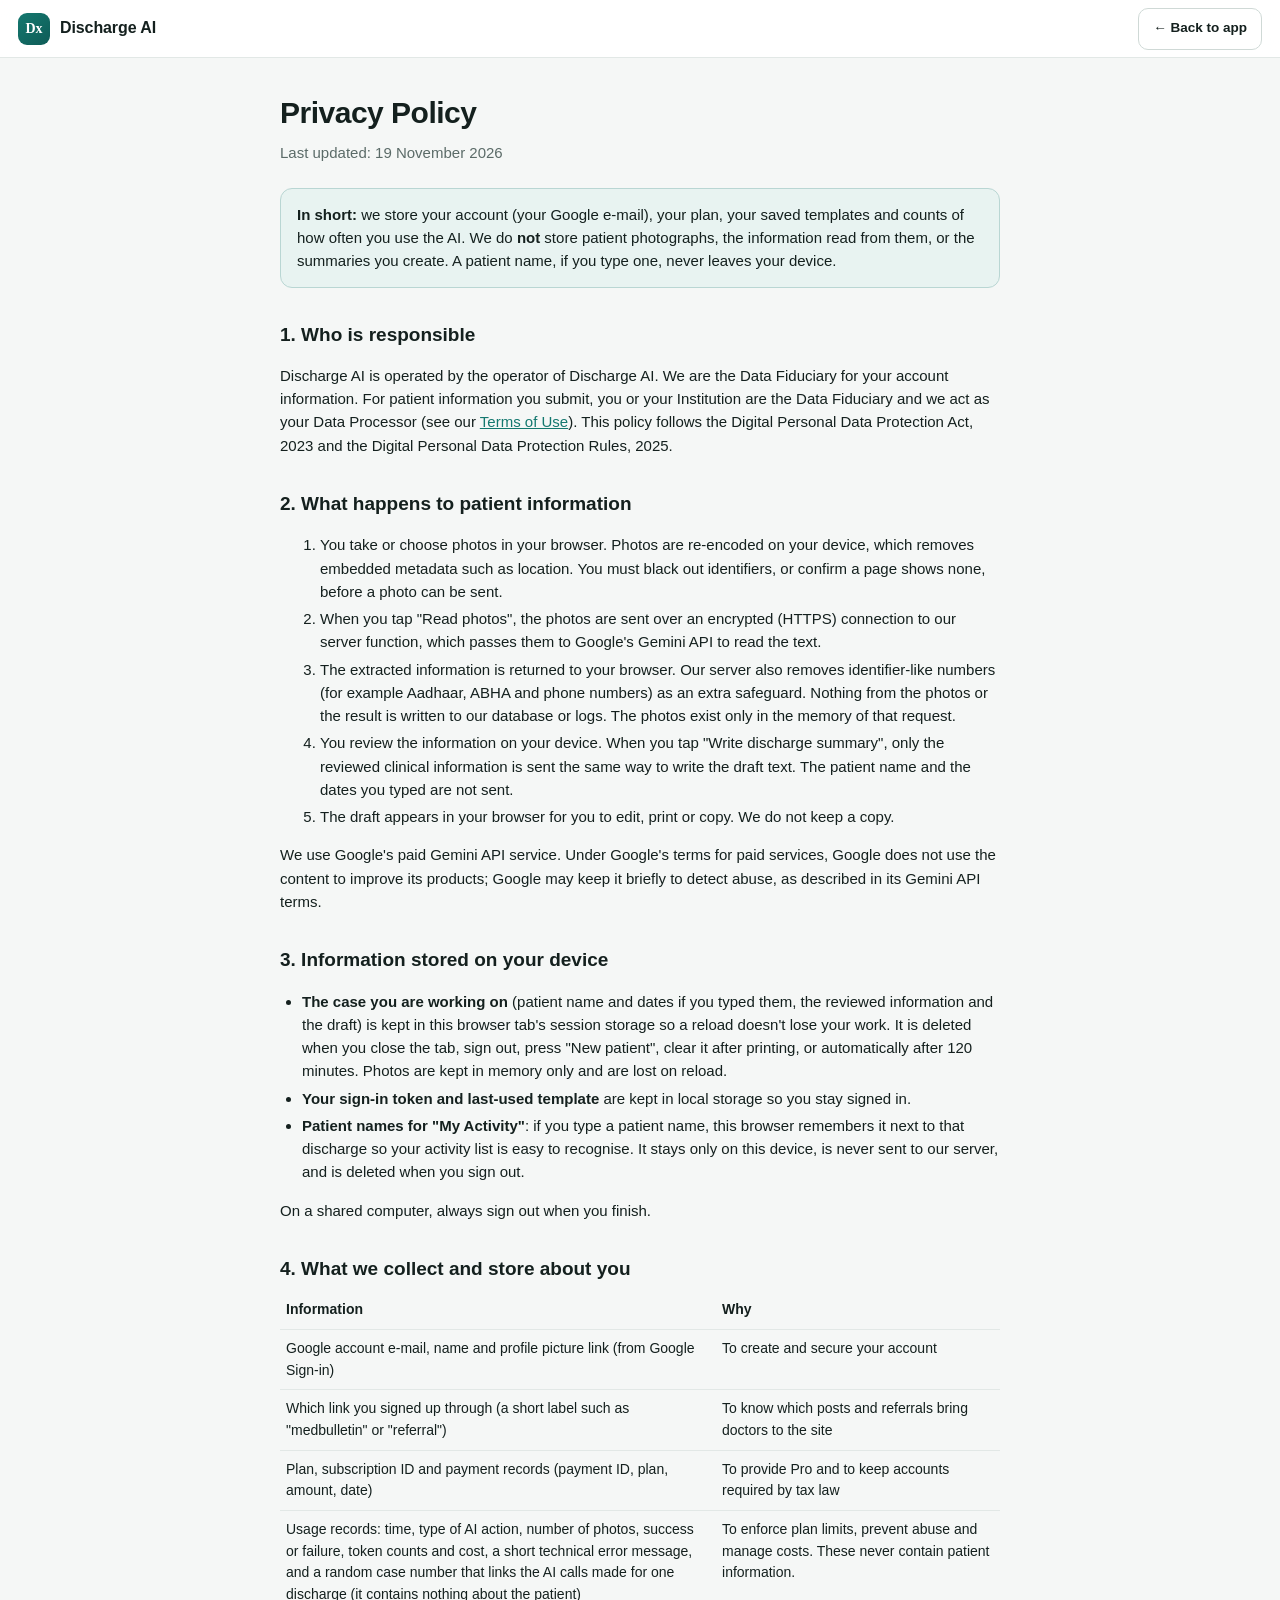
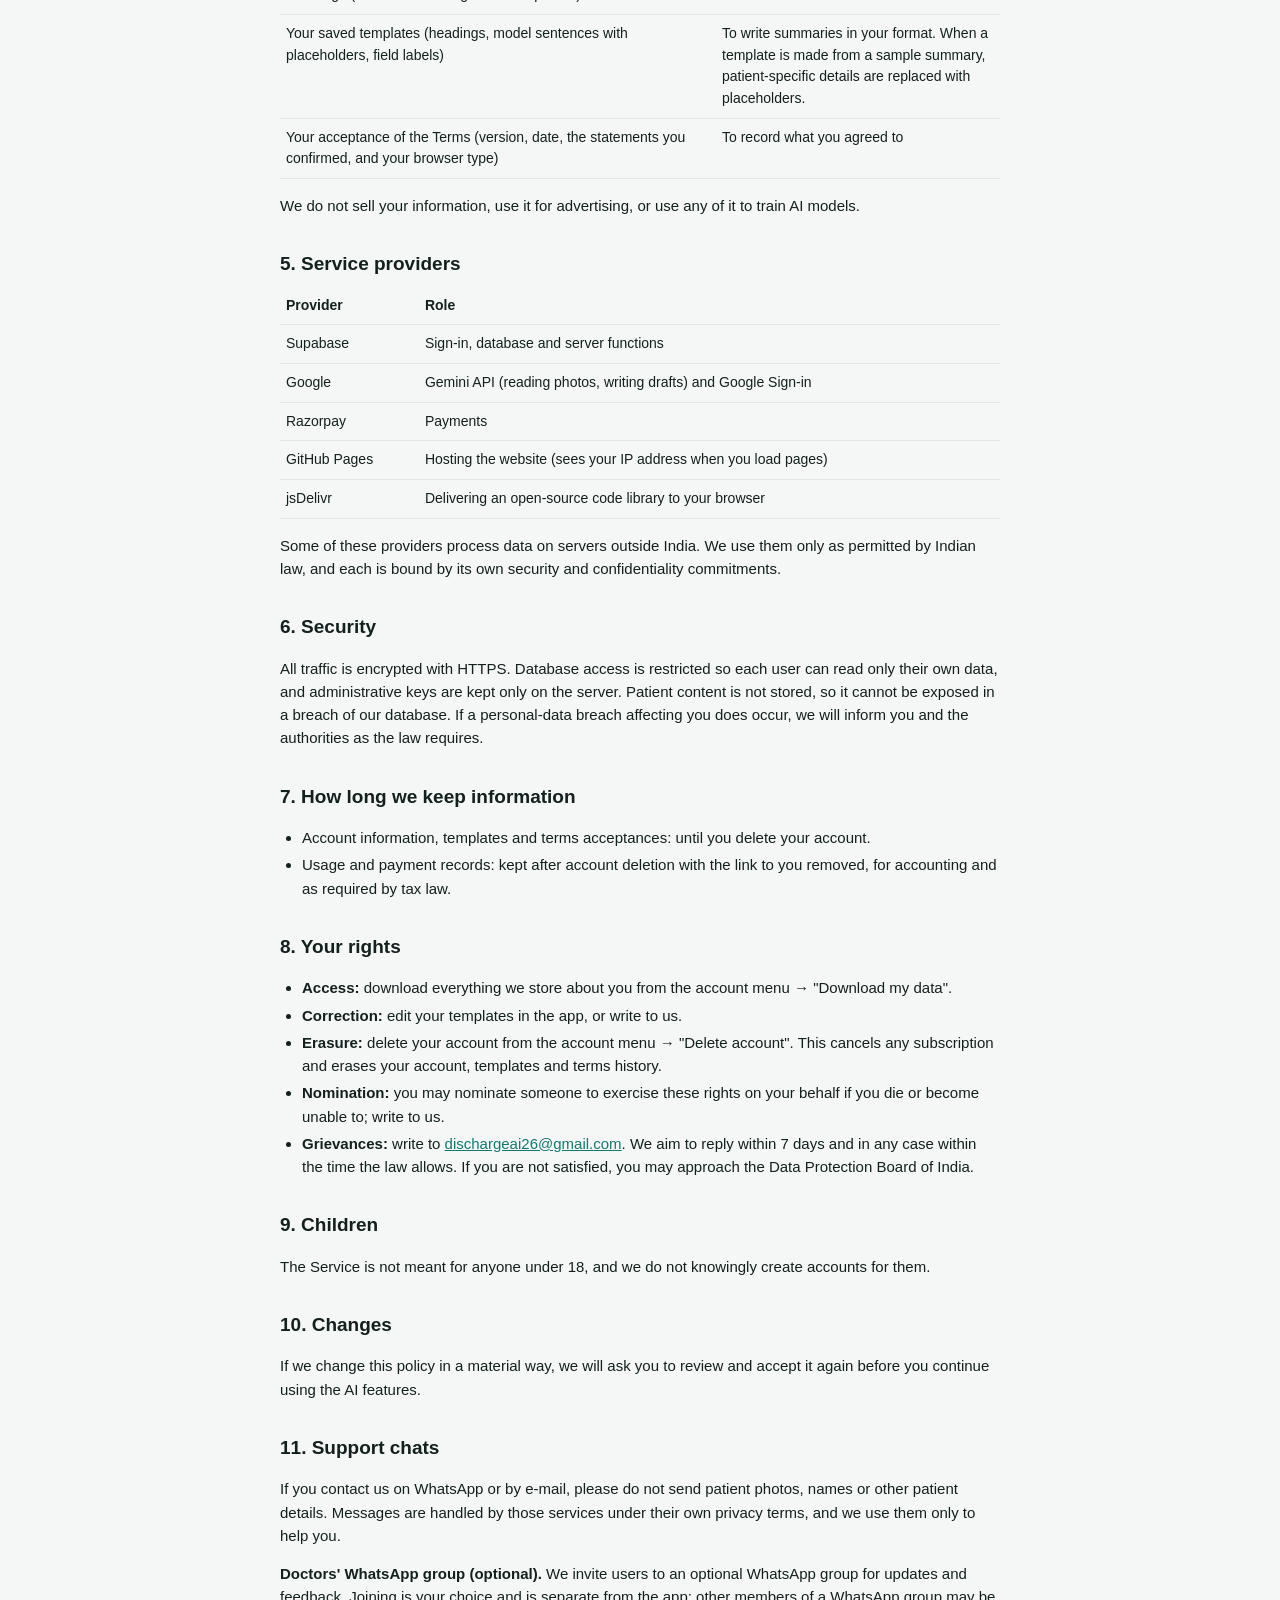
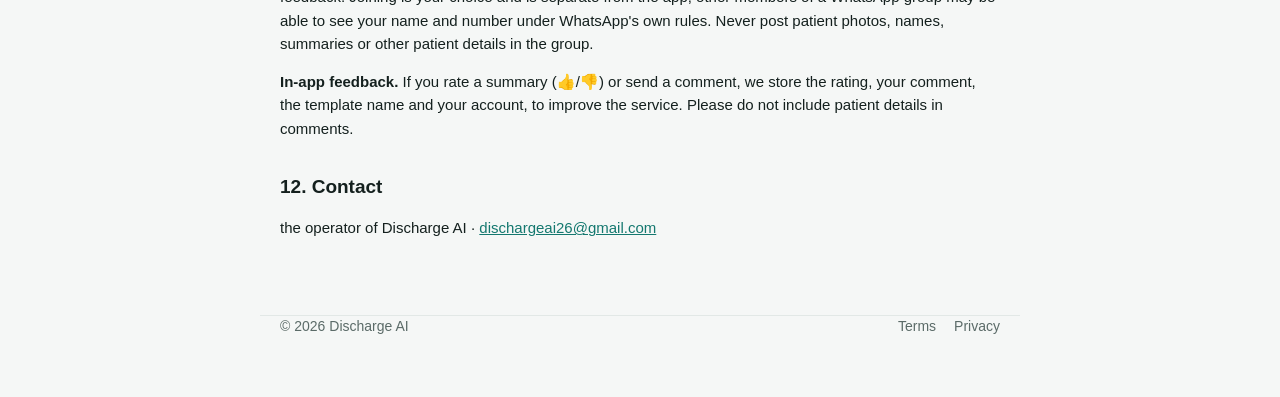
<file: privacy.html>
<!DOCTYPE html>
<html lang="en">
<head>
<script>/* Send old addresses (github.io, pages.dev, www) to the main domain, keeping the page and sign-in token. */
(function(){var h=location.hostname;if(/\.github\.io$|\.pages\.dev$|^www\./.test(h)){location.replace("https://dischargeai.in"+location.pathname.replace(/^\/discharge-ai(?=\/|$)/,"")+location.search+location.hash);}})();</script>

  <meta charset="utf-8" />
  <meta name="viewport" content="width=device-width, initial-scale=1, viewport-fit=cover" />
  <title>Privacy Policy — Discharge AI</title>
  <meta name="theme-color" content="#ffffff" />
  <link rel="stylesheet" href="styles.css?v=14" />
</head>
<body>
  <header class="topbar">
    <a class="brand" href="./"><span class="logo">Dx</span><span>Discharge AI</span></a>
    <div class="account"><a class="btn small-top" href="./">← Back to app</a></div>
  </header>

  <main class="legal">
    <h1>Privacy Policy</h1>
    <p class="updated">Last updated: <span data-updated></span></p>

    <div class="box">
      <b>In short:</b> we store your account (your Google e-mail), your plan, your saved templates and counts of how often you use the AI. We do <b>not</b> store patient photographs, the information read from them, or the summaries you create. A patient name, if you type one, never leaves your device.
    </div>

    <h2>1. Who is responsible</h2>
    <p><span data-app></span> is operated by <span data-op></span>. We are the Data Fiduciary for your account information. For patient information you submit, you or your Institution are the Data Fiduciary and we act as your Data Processor (see our <a href="terms.html">Terms of Use</a>). This policy follows the Digital Personal Data Protection Act, 2023 and the Digital Personal Data Protection Rules, 2025.</p>

    <h2>2. What happens to patient information</h2>
    <ol>
      <li>You take or choose photos in your browser. Photos are re-encoded on your device, which removes embedded metadata such as location. You must black out identifiers, or confirm a page shows none, before a photo can be sent.</li>
      <li>When you tap "Read photos", the photos are sent over an encrypted (HTTPS) connection to our server function, which passes them to Google's Gemini API to read the text.</li>
      <li>The extracted information is returned to your browser. Our server also removes identifier-like numbers (for example Aadhaar, ABHA and phone numbers) as an extra safeguard. Nothing from the photos or the result is written to our database or logs. The photos exist only in the memory of that request.</li>
      <li>You review the information on your device. When you tap "Write discharge summary", only the reviewed clinical information is sent the same way to write the draft text. The patient name and the dates you typed are not sent.</li>
      <li>The draft appears in your browser for you to edit, print or copy. We do not keep a copy.</li>
    </ol>
    <p>We use Google's paid Gemini API service. Under Google's terms for paid services, Google does not use the content to improve its products; Google may keep it briefly to detect abuse, as described in its Gemini API terms.</p>

    <h2>3. Information stored on your device</h2>
    <ul>
      <li><b>The case you are working on</b> (patient name and dates if you typed them, the reviewed information and the draft) is kept in this browser tab's session storage so a reload doesn't lose your work. It is deleted when you close the tab, sign out, press "New patient", clear it after printing, or automatically after <span data-ttl></span> minutes. Photos are kept in memory only and are lost on reload.</li>
      <li><b>Your sign-in token and last-used template</b> are kept in local storage so you stay signed in.</li>
      <li><b>Patient names for "My Activity"</b>: if you type a patient name, this browser remembers it next to that discharge so your activity list is easy to recognise. It stays only on this device, is never sent to our server, and is deleted when you sign out.</li>
    </ul>
    <p>On a shared computer, always sign out when you finish.</p>

    <h2>4. What we collect and store about you</h2>
    <table>
      <tr><th>Information</th><th>Why</th></tr>
      <tr><td>Google account e-mail, name and profile picture link (from Google Sign-in)</td><td>To create and secure your account</td></tr>
      <tr><td>Which link you signed up through (a short label such as "medbulletin" or "referral")</td><td>To know which posts and referrals bring doctors to the site</td></tr>
      <tr><td>Plan, subscription ID and payment records (payment ID, plan, amount, date)</td><td>To provide Pro and to keep accounts required by tax law</td></tr>
      <tr><td>Usage records: time, type of AI action, number of photos, success or failure, token counts and cost, a short technical error message, and a random case number that links the AI calls made for one discharge (it contains nothing about the patient)</td><td>To enforce plan limits, prevent abuse and manage costs. These never contain patient information.</td></tr>
      <tr><td>Your saved templates (headings, model sentences with placeholders, field labels)</td><td>To write summaries in your format. When a template is made from a sample summary, patient-specific details are replaced with placeholders.</td></tr>
      <tr><td>Your acceptance of the Terms (version, date, the statements you confirmed, and your browser type)</td><td>To record what you agreed to</td></tr>
    </table>
    <p>We do not sell your information, use it for advertising, or use any of it to train AI models.</p>

    <h2>5. Service providers</h2>
    <table>
      <tr><th>Provider</th><th>Role</th></tr>
      <tr><td>Supabase</td><td>Sign-in, database and server functions</td></tr>
      <tr><td>Google</td><td>Gemini API (reading photos, writing drafts) and Google Sign-in</td></tr>
      <tr><td>Razorpay</td><td>Payments</td></tr>
      <tr><td>GitHub Pages</td><td>Hosting the website (sees your IP address when you load pages)</td></tr>
      <tr><td>jsDelivr</td><td>Delivering an open-source code library to your browser</td></tr>
    </table>
    <p>Some of these providers process data on servers outside India. We use them only as permitted by Indian law, and each is bound by its own security and confidentiality commitments.</p>

    <h2>6. Security</h2>
    <p>All traffic is encrypted with HTTPS. Database access is restricted so each user can read only their own data, and administrative keys are kept only on the server. Patient content is not stored, so it cannot be exposed in a breach of our database. If a personal-data breach affecting you does occur, we will inform you and the authorities as the law requires.</p>

    <h2>7. How long we keep information</h2>
    <ul>
      <li>Account information, templates and terms acceptances: until you delete your account.</li>
      <li>Usage and payment records: kept after account deletion with the link to you removed, for accounting and as required by tax law.</li>
    </ul>

    <h2>8. Your rights</h2>
    <ul>
      <li><b>Access:</b> download everything we store about you from the account menu → "Download my data".</li>
      <li><b>Correction:</b> edit your templates in the app, or write to us.</li>
      <li><b>Erasure:</b> delete your account from the account menu → "Delete account". This cancels any subscription and erases your account, templates and terms history.</li>
      <li><b>Nomination:</b> you may nominate someone to exercise these rights on your behalf if you die or become unable to; write to us.</li>
      <li><b>Grievances:</b> write to <a data-mail></a>. We aim to reply within 7 days and in any case within the time the law allows. If you are not satisfied, you may approach the Data Protection Board of India.</li>
    </ul>

    <h2>9. Children</h2>
    <p>The Service is not meant for anyone under 18, and we do not knowingly create accounts for them.</p>

    <h2>10. Changes</h2>
    <p>If we change this policy in a material way, we will ask you to review and accept it again before you continue using the AI features.</p>

    <h2>11. Support chats</h2>
    <p>If you contact us on WhatsApp or by e-mail, please do not send patient photos, names or other patient details. Messages are handled by those services under their own privacy terms, and we use them only to help you.</p>
    <p><b>Doctors' WhatsApp group (optional).</b> We invite users to an optional WhatsApp group for updates and feedback. Joining is your choice and is separate from the app; other members of a WhatsApp group may be able to see your name and number under WhatsApp's own rules. Never post patient photos, names, summaries or other patient details in the group.</p>
    <p><b>In-app feedback.</b> If you rate a summary (👍/👎) or send a comment, we store the rating, your comment, the template name and your account, to improve the service. Please do not include patient details in comments.</p>

    <h2>12. Contact</h2>
    <p><span data-op></span> · <a data-mail></a></p>
  </main>

  <footer class="site-footer legal" style="padding-top:0">
    <span>© <span data-yr></span> Discharge AI</span>
    <nav><a href="terms.html">Terms</a><a href="privacy.html">Privacy</a></nav>
  </footer>
  <script type="module" src="legal.js"></script>
</body>
</html>
</file>
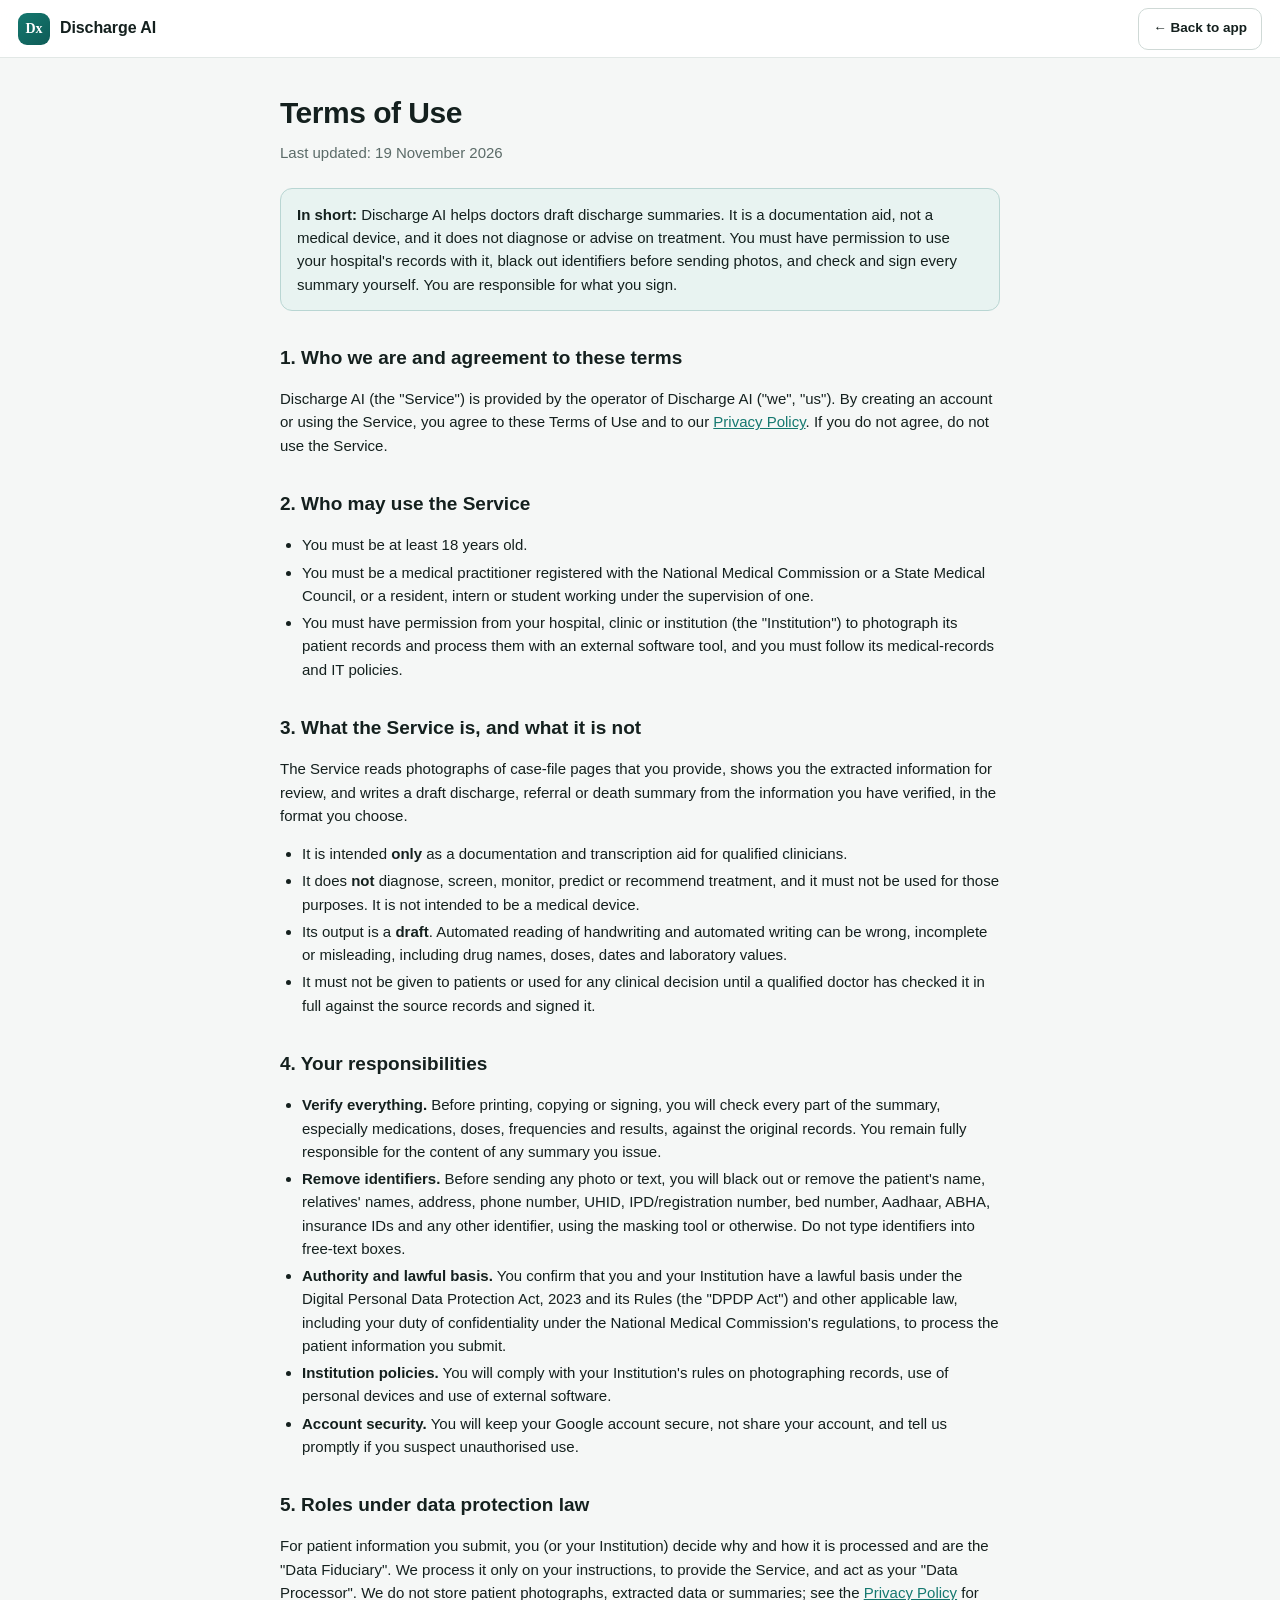
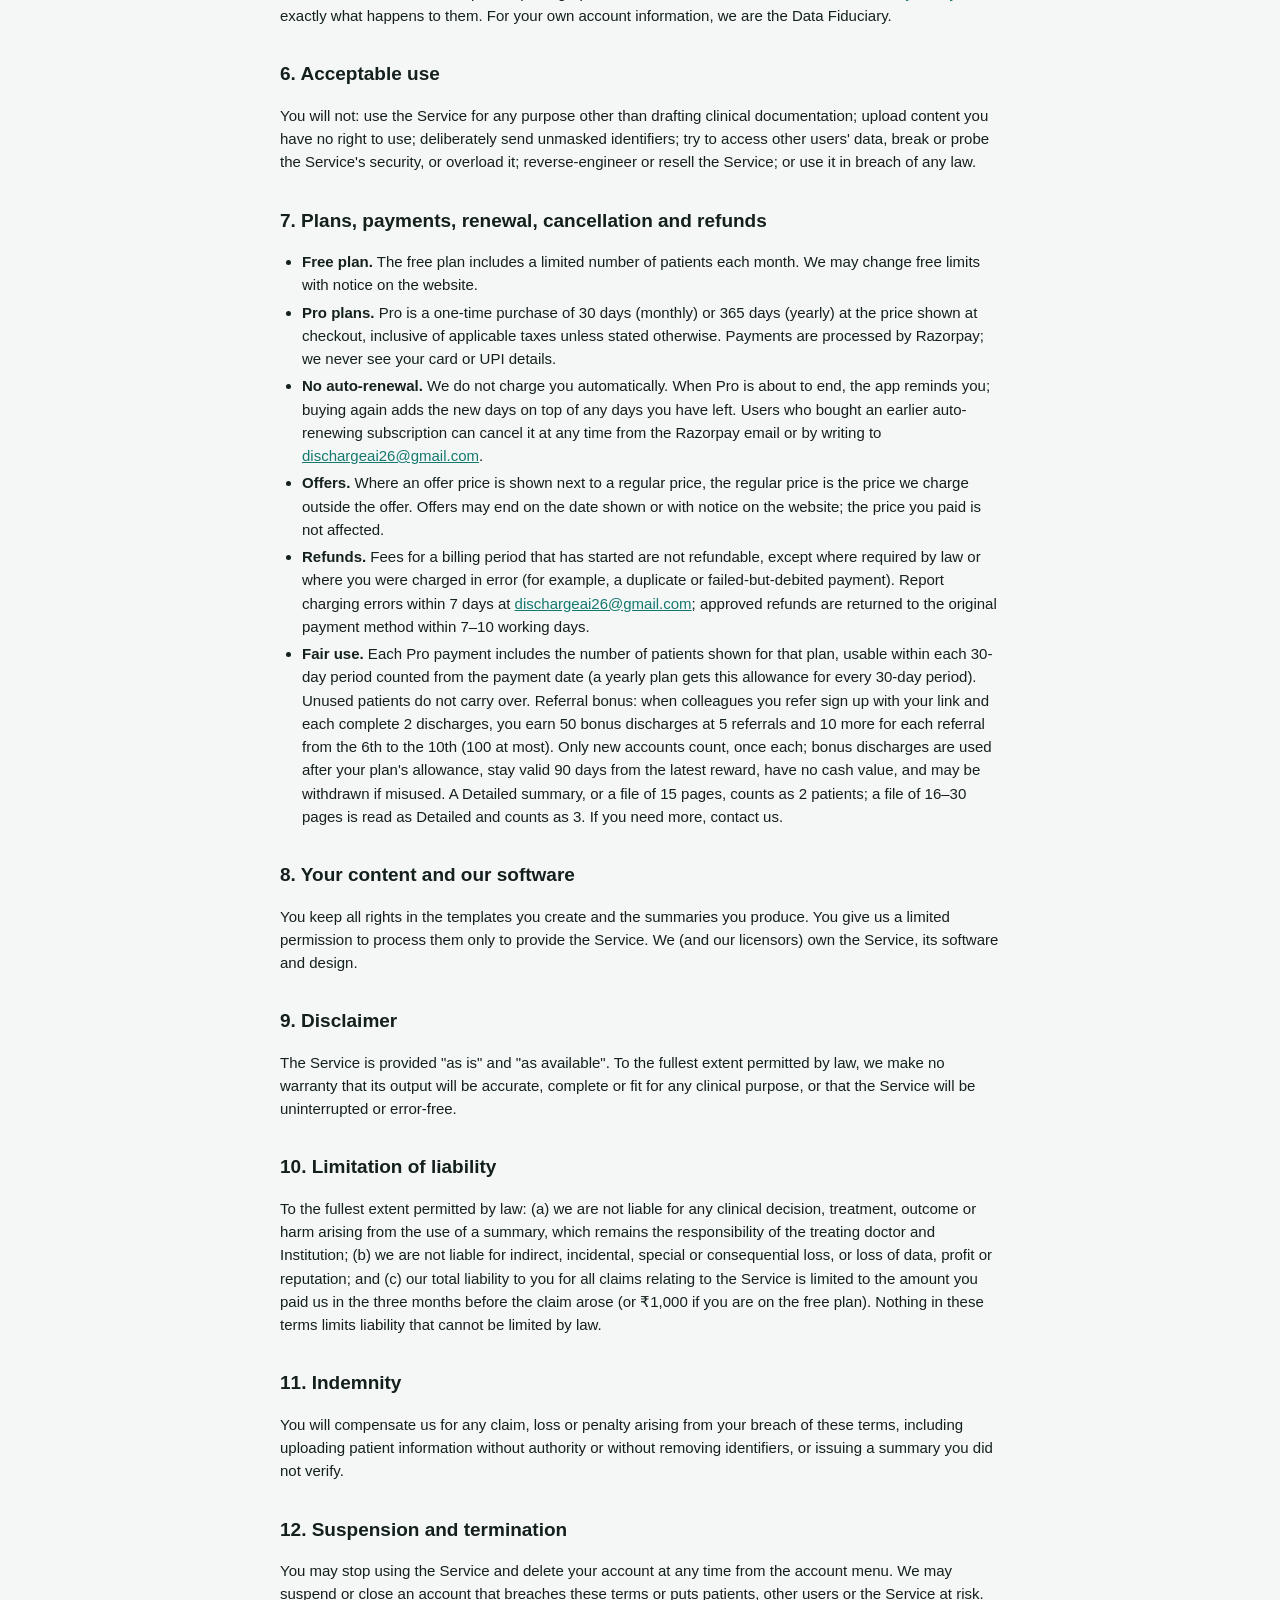
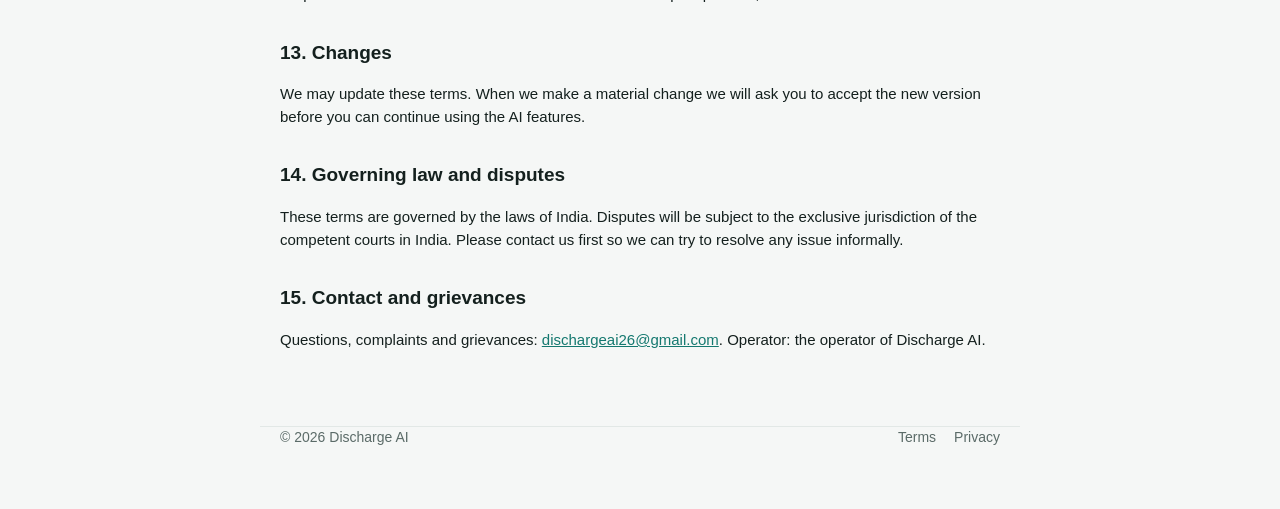
<file: terms.html>
<!DOCTYPE html>
<html lang="en">
<head>
<script>/* Send old addresses (github.io, pages.dev, www) to the main domain, keeping the page and sign-in token. */
(function(){var h=location.hostname;if(/\.github\.io$|\.pages\.dev$|^www\./.test(h)){location.replace("https://dischargeai.in"+location.pathname.replace(/^\/discharge-ai(?=\/|$)/,"")+location.search+location.hash);}})();</script>

  <meta charset="utf-8" />
  <meta name="viewport" content="width=device-width, initial-scale=1, viewport-fit=cover" />
  <title>Terms of Use — Discharge AI</title>
  <meta name="theme-color" content="#ffffff" />
  <link rel="stylesheet" href="styles.css?v=14" />
</head>
<body>
  <header class="topbar">
    <a class="brand" href="./"><span class="logo">Dx</span><span>Discharge AI</span></a>
    <div class="account"><a class="btn small-top" href="./">← Back to app</a></div>
  </header>

  <main class="legal">
    <h1>Terms of Use</h1>
    <p class="updated">Last updated: <span data-updated></span></p>

    <div class="box">
      <b>In short:</b> <span data-app></span> helps doctors draft discharge summaries. It is a documentation aid, not a medical device, and it does not diagnose or advise on treatment. You must have permission to use your hospital's records with it, black out identifiers before sending photos, and check and sign every summary yourself. You are responsible for what you sign.
    </div>

    <h2>1. Who we are and agreement to these terms</h2>
    <p><span data-app></span> (the "Service") is provided by <span data-op></span> ("we", "us"). By creating an account or using the Service, you agree to these Terms of Use and to our <a href="privacy.html">Privacy Policy</a>. If you do not agree, do not use the Service.</p>

    <h2>2. Who may use the Service</h2>
    <ul>
      <li>You must be at least 18 years old.</li>
      <li>You must be a medical practitioner registered with the National Medical Commission or a State Medical Council, or a resident, intern or student working under the supervision of one.</li>
      <li>You must have permission from your hospital, clinic or institution (the "Institution") to photograph its patient records and process them with an external software tool, and you must follow its medical-records and IT policies.</li>
    </ul>

    <h2>3. What the Service is, and what it is not</h2>
    <p>The Service reads photographs of case-file pages that you provide, shows you the extracted information for review, and writes a draft discharge, referral or death summary from the information you have verified, in the format you choose.</p>
    <ul>
      <li>It is intended <b>only</b> as a documentation and transcription aid for qualified clinicians.</li>
      <li>It does <b>not</b> diagnose, screen, monitor, predict or recommend treatment, and it must not be used for those purposes. It is not intended to be a medical device.</li>
      <li>Its output is a <b>draft</b>. Automated reading of handwriting and automated writing can be wrong, incomplete or misleading, including drug names, doses, dates and laboratory values.</li>
      <li>It must not be given to patients or used for any clinical decision until a qualified doctor has checked it in full against the source records and signed it.</li>
    </ul>

    <h2>4. Your responsibilities</h2>
    <ul>
      <li><b>Verify everything.</b> Before printing, copying or signing, you will check every part of the summary, especially medications, doses, frequencies and results, against the original records. You remain fully responsible for the content of any summary you issue.</li>
      <li><b>Remove identifiers.</b> Before sending any photo or text, you will black out or remove the patient's name, relatives' names, address, phone number, UHID, IPD/registration number, bed number, Aadhaar, ABHA, insurance IDs and any other identifier, using the masking tool or otherwise. Do not type identifiers into free-text boxes.</li>
      <li><b>Authority and lawful basis.</b> You confirm that you and your Institution have a lawful basis under the Digital Personal Data Protection Act, 2023 and its Rules (the "DPDP Act") and other applicable law, including your duty of confidentiality under the National Medical Commission's regulations, to process the patient information you submit.</li>
      <li><b>Institution policies.</b> You will comply with your Institution's rules on photographing records, use of personal devices and use of external software.</li>
      <li><b>Account security.</b> You will keep your Google account secure, not share your account, and tell us promptly if you suspect unauthorised use.</li>
    </ul>

    <h2>5. Roles under data protection law</h2>
    <p>For patient information you submit, you (or your Institution) decide why and how it is processed and are the "Data Fiduciary". We process it only on your instructions, to provide the Service, and act as your "Data Processor". We do not store patient photographs, extracted data or summaries; see the <a href="privacy.html">Privacy Policy</a> for exactly what happens to them. For your own account information, we are the Data Fiduciary.</p>

    <h2>6. Acceptable use</h2>
    <p>You will not: use the Service for any purpose other than drafting clinical documentation; upload content you have no right to use; deliberately send unmasked identifiers; try to access other users' data, break or probe the Service's security, or overload it; reverse-engineer or resell the Service; or use it in breach of any law.</p>

    <h2 id="payments">7. Plans, payments, renewal, cancellation and refunds</h2>
    <ul>
      <li><b>Free plan.</b> The free plan includes a limited number of patients each month. We may change free limits with notice on the website.</li>
      <li><b>Pro plans.</b> Pro is a one-time purchase of 30 days (monthly) or 365 days (yearly) at the price shown at checkout, inclusive of applicable taxes unless stated otherwise. Payments are processed by Razorpay; we never see your card or UPI details.</li>
      <li><b>No auto-renewal.</b> We do not charge you automatically. When Pro is about to end, the app reminds you; buying again adds the new days on top of any days you have left. Users who bought an earlier auto-renewing subscription can cancel it at any time from the Razorpay email or by writing to <a data-mail></a>.</li>
      <li><b>Offers.</b> Where an offer price is shown next to a regular price, the regular price is the price we charge outside the offer. Offers may end on the date shown or with notice on the website; the price you paid is not affected.</li>
      <li><b>Refunds.</b> Fees for a billing period that has started are not refundable, except where required by law or where you were charged in error (for example, a duplicate or failed-but-debited payment). Report charging errors within 7 days at <a data-mail></a>; approved refunds are returned to the original payment method within 7–10 working days.</li>
      <li><b>Fair use.</b> Each Pro payment includes the number of patients shown for that plan, usable within each 30-day period counted from the payment date (a yearly plan gets this allowance for every 30-day period). Unused patients do not carry over. Referral bonus: when colleagues you refer sign up with your link and each complete 2 discharges, you earn 50 bonus discharges at 5 referrals and 10 more for each referral from the 6th to the 10th (100 at most). Only new accounts count, once each; bonus discharges are used after your plan's allowance, stay valid 90 days from the latest reward, have no cash value, and may be withdrawn if misused. A Detailed summary, or a file of 15 pages, counts as 2 patients; a file of 16–30 pages is read as Detailed and counts as 3. If you need more, contact us.</li>
    </ul>

    <h2>8. Your content and our software</h2>
    <p>You keep all rights in the templates you create and the summaries you produce. You give us a limited permission to process them only to provide the Service. We (and our licensors) own the Service, its software and design.</p>

    <h2>9. Disclaimer</h2>
    <p>The Service is provided "as is" and "as available". To the fullest extent permitted by law, we make no warranty that its output will be accurate, complete or fit for any clinical purpose, or that the Service will be uninterrupted or error-free.</p>

    <h2>10. Limitation of liability</h2>
    <p>To the fullest extent permitted by law: (a) we are not liable for any clinical decision, treatment, outcome or harm arising from the use of a summary, which remains the responsibility of the treating doctor and Institution; (b) we are not liable for indirect, incidental, special or consequential loss, or loss of data, profit or reputation; and (c) our total liability to you for all claims relating to the Service is limited to the amount you paid us in the three months before the claim arose (or ₹1,000 if you are on the free plan). Nothing in these terms limits liability that cannot be limited by law.</p>

    <h2>11. Indemnity</h2>
    <p>You will compensate us for any claim, loss or penalty arising from your breach of these terms, including uploading patient information without authority or without removing identifiers, or issuing a summary you did not verify.</p>

    <h2>12. Suspension and termination</h2>
    <p>You may stop using the Service and delete your account at any time from the account menu. We may suspend or close an account that breaches these terms or puts patients, other users or the Service at risk.</p>

    <h2>13. Changes</h2>
    <p>We may update these terms. When we make a material change we will ask you to accept the new version before you can continue using the AI features.</p>

    <h2>14. Governing law and disputes</h2>
    <p>These terms are governed by the laws of India. Disputes will be subject to the exclusive jurisdiction of <span data-courts></span>. Please contact us first so we can try to resolve any issue informally.</p>

    <h2>15. Contact and grievances</h2>
    <p>Questions, complaints and grievances: <a data-mail></a>. Operator: <span data-op></span>.</p>
  </main>

  <footer class="site-footer legal" style="padding-top:0">
    <span>© <span data-yr></span> Discharge AI</span>
    <nav><a href="terms.html">Terms</a><a href="privacy.html">Privacy</a></nav>
  </footer>
  <script type="module" src="legal.js"></script>
</body>
</html>
</file>
<file: styles.css>
:root {
  --ink: #14201e;
  --muted: #5b6b68;
  --faint: #8a9896;
  --line: #e2e8e6;
  --line-2: #cfd9d6;
  --bg: #f5f7f6;
  --card: #ffffff;
  --accent: #0f5c57;
  --accent-2: #14786f;
  --accent-soft: #e8f3f1;
  --warn-bg: #fff4c2;
  --warn-line: #e0b400;
  --danger: #b3342c;
  --radius: 14px;
  --shadow: 0 1px 2px rgba(16, 32, 30, .04), 0 4px 16px rgba(16, 32, 30, .06);
  --ui: -apple-system, BlinkMacSystemFont, "Segoe UI", Roboto, "Helvetica Neue", Arial, sans-serif;
  --serif: Georgia, "Times New Roman", Times, serif;
}
* { box-sizing: border-box; }
html { scroll-behavior: smooth; }
html, body { margin: 0; background: var(--bg); color: var(--ink); font: 15px/1.55 var(--ui); -webkit-font-smoothing: antialiased; }
[hidden] { display: none !important; }
button, input, select, textarea { font: inherit; color: inherit; }
a { color: var(--accent-2); }

/* ---------- Top bar ---------- */
.topbar { position: sticky; top: 0; z-index: 20; display: flex; align-items: center; gap: 12px; height: 58px;
  padding: 0 18px; background: rgba(255,255,255,.92); backdrop-filter: saturate(1.4) blur(10px); -webkit-backdrop-filter: saturate(1.4) blur(10px);
  border-bottom: 1px solid var(--line); }
.brand { display: flex; align-items: center; gap: 10px; font-weight: 700; font-size: 16px; color: var(--ink); text-decoration: none; letter-spacing: -.1px; }
.logo { display: inline-grid; place-items: center; width: 32px; height: 32px; border-radius: 9px;
  background: linear-gradient(140deg, var(--accent-2), var(--accent)); color: #fff; font: 700 14px var(--serif); }
.account { margin-left: auto; display: flex; align-items: center; gap: 8px; font-size: 13px; }
.plan-chip { background: var(--accent-soft); color: var(--accent); padding: 4px 10px; border-radius: 99px; font-weight: 600; white-space: nowrap; }
.btn.small-top { padding: 7px 14px; font-size: 13.5px; }
.menu-wrap { position: relative; }
.avatar { width: 34px; height: 34px; border-radius: 50%; border: 1px solid var(--line-2); background: #fff; color: var(--accent);
  font-weight: 700; cursor: pointer; }
.menu { position: absolute; right: 0; top: 42px; width: 240px; background: #fff; border: 1px solid var(--line); border-radius: 12px;
  box-shadow: 0 12px 32px rgba(16,32,30,.14); padding: 6px; display: flex; flex-direction: column; z-index: 30; }
.menu-head { padding: 8px 10px 10px; border-bottom: 1px solid var(--line); margin-bottom: 4px; font-weight: 600; word-break: break-all; }
.menu-head small { display: block; color: var(--muted); font-weight: 400; }
.menu a, .menu button { text-align: left; padding: 9px 10px; border-radius: 8px; border: none; background: none; color: var(--ink);
  text-decoration: none; cursor: pointer; font-size: 14px; }
.menu a:hover, .menu button:hover { background: var(--bg); }
.menu .danger { color: var(--danger); }

/* ---------- Buttons ---------- */
.btn { display: inline-flex; align-items: center; justify-content: center; gap: 8px; border: 1px solid var(--line-2);
  background: #fff; border-radius: 10px; padding: 10px 16px; font-weight: 600; cursor: pointer; text-decoration: none; color: var(--ink);
  transition: background .15s, border-color .15s, transform .05s; min-height: 42px; }
.btn:hover { border-color: var(--faint); }
.btn:active { transform: translateY(1px); }
.btn.primary { background: var(--accent); border-color: var(--accent); color: #fff; }
.btn.primary:hover { background: var(--accent-2); border-color: var(--accent-2); }
.btn.ghost { background: transparent; }
.btn.danger { color: var(--danger); }
.btn.big { padding: 13px 22px; font-size: 16px; border-radius: 12px; }
.btn.small { padding: 5px 9px; font-size: 12.5px; min-height: 32px; border-radius: 8px; }
.btn.small.on { background: var(--accent-soft); border-color: var(--accent-2); color: var(--accent); }
.btn:disabled { opacity: .45; cursor: not-allowed; transform: none; }
.actions { display: flex; flex-wrap: wrap; gap: 8px; justify-content: flex-end; margin-top: 20px; }
.actions.tight { margin-top: 10px; }

/* ---------- Landing ---------- */
.landing { max-width: 1080px; margin: 0 auto; padding: 0 20px; }
.hero { display: grid; grid-template-columns: 1.1fr .9fr; gap: 48px; align-items: center; padding: 64px 0 56px; }
.eyebrow { display: inline-block; background: var(--accent-soft); color: var(--accent); font-weight: 600; font-size: 13px;
  padding: 4px 12px; border-radius: 99px; margin-bottom: 16px; }
.hero h1 { font: 700 clamp(32px, 5vw, 48px)/1.1 var(--ui); letter-spacing: -1px; margin: 0 0 16px; }
.lede { color: var(--muted); font-size: 17.5px; max-width: 34em; margin: 0; }
.cta-row { display: flex; flex-wrap: wrap; gap: 10px; margin-top: 28px; }
.micro { color: var(--faint); font-size: 13px; margin-top: 12px; }

.hero-art { position: relative; padding: 20px 10px 30px; }
.paper { background: #fff; border-radius: 10px; box-shadow: 0 24px 60px rgba(16,32,30,.14), 0 2px 6px rgba(16,32,30,.06);
  padding: 26px 24px 30px; transform: rotate(1.2deg); max-width: 360px; margin: 0 auto; }
.p-title { font: 700 13px var(--serif); text-align: center; letter-spacing: 1.5px; }
.p-sub { font: 11px var(--serif); text-align: center; color: var(--muted); margin-bottom: 14px; }
.p-h { font: 700 11px var(--serif); text-decoration: underline; margin: 14px 0 7px; }
.ln { height: 7px; border-radius: 4px; background: #e9eeec; margin: 6px 0; }
.ln.w90 { width: 90%; } .ln.w80 { width: 80%; } .ln.w70 { width: 70%; } .ln.w60 { width: 60%; } .ln.w50 { width: 50%; }
.chip { position: absolute; display: flex; align-items: center; gap: 8px; background: #fff; border: 1px solid var(--line);
  border-radius: 99px; padding: 8px 14px; font-size: 13px; font-weight: 600; box-shadow: var(--shadow); white-space: nowrap; }
.chip.c1 { top: 4px; left: 0; }
.chip.c2 { bottom: 6px; right: 0; }
.dot { width: 9px; height: 9px; border-radius: 50%; }
.dot.ok { background: #22a06b; } .dot.warn { background: var(--warn-line); }

.sec-title { font: 700 26px/1.2 var(--ui); letter-spacing: -.4px; margin: 0 0 20px; }
.how { padding: 40px 0; }
.how-grid { display: grid; grid-template-columns: repeat(3, 1fr); gap: 16px; }
.how-card { background: var(--card); border: 1px solid var(--line); border-radius: var(--radius); padding: 22px; box-shadow: var(--shadow); }
.how-card h3 { margin: 12px 0 6px; font-size: 17px; }
.how-card p { margin: 0; color: var(--muted); font-size: 14.5px; }
.how-n { display: inline-grid; place-items: center; width: 32px; height: 32px; border-radius: 10px; background: var(--accent-soft);
  color: var(--accent); font-weight: 700; }

.trust { margin: 40px 0; padding: 36px; background: var(--accent); color: #fff; border-radius: 20px; }
.trust .sec-title { color: #fff; margin-bottom: 8px; }
.trust-head p { color: rgba(255,255,255,.8); margin: 0 0 24px; max-width: 40em; }
.trust-grid { list-style: none; margin: 0; padding: 0; display: grid; grid-template-columns: repeat(2, 1fr); gap: 14px; }
.trust-grid li { background: rgba(255,255,255,.08); border: 1px solid rgba(255,255,255,.14); border-radius: 12px; padding: 16px;
  color: rgba(255,255,255,.85); font-size: 14.5px; }
.trust-grid b { color: #fff; display: block; margin-bottom: 2px; }
.trust-more { margin: 20px 0 0; }
.trust-more a { color: #fff; font-weight: 600; }

.pricing { padding: 40px 0 20px; }
.price-grid { display: grid; grid-template-columns: repeat(3, 1fr); gap: 16px; align-items: stretch; }
.price-card { position: relative; display: flex; flex-direction: column; background: var(--card); border: 1px solid var(--line);
  border-radius: var(--radius); padding: 24px; box-shadow: var(--shadow); }
.price-card.best { border: 2px solid var(--accent); }
.price-card h3 { margin: 0; font-size: 16px; color: var(--muted); font-weight: 600; }
.price { font: 700 34px/1.2 var(--ui); letter-spacing: -.5px; margin: 8px 0 2px; }
.price small { font-size: 14px; color: var(--muted); font-weight: 500; letter-spacing: 0; }
.price-card .pnote { color: var(--muted); font-size: 13.5px; margin: 0 0 14px; }
.price-card ul { margin: 0 0 20px; padding: 0; list-style: none; flex: 1; }
.price-card li { padding: 6px 0 6px 26px; position: relative; font-size: 14.5px; }
.price-card li::before { content: "✓"; position: absolute; left: 2px; color: var(--accent-2); font-weight: 700; }
.price-card .btn { width: 100%; }
.tag { position: absolute; top: -11px; left: 20px; background: var(--accent); color: #fff; font-size: 11.5px; font-weight: 700;
  padding: 3px 10px; border-radius: 99px; }

.site-footer { display: flex; flex-wrap: wrap; align-items: center; gap: 10px 20px; border-top: 1px solid var(--line);
  margin-top: 48px; padding: 24px 0 40px; color: var(--muted); font-size: 14px; }
.site-footer nav { display: flex; gap: 18px; margin-left: auto; }
.site-footer a { color: var(--muted); text-decoration: none; }
.site-footer a:hover { color: var(--ink); }
.foot-note { flex-basis: 100%; margin: 4px 0 0; font-size: 12.5px; color: var(--faint); }
.fine { color: var(--muted); font-size: 12.5px; margin-top: 16px; }

/* ---------- Terms gate ---------- */
.gate-page { max-width: 640px; margin: 0 auto; padding: 32px 16px 60px; }
.gate-card { background: var(--card); border: 1px solid var(--line); border-radius: var(--radius); padding: 26px; box-shadow: var(--shadow); }
.gate-card h1 { margin: 0 0 6px; font-size: 24px; letter-spacing: -.3px; }
label.check { flex-direction: row; align-items: flex-start; gap: 12px; padding: 12px 0; border-bottom: 1px solid var(--line);
  font-size: 14.5px; font-weight: 500; color: var(--ink); cursor: pointer; }
label.check input { width: 20px; height: 20px; flex: none; margin-top: 1px; accent-color: var(--accent); }

/* ---------- App layout ---------- */
.app { max-width: 920px; margin: 0 auto; padding: 0 14px 40px; }
.stepper { position: sticky; top: 58px; z-index: 10; display: grid; grid-template-columns: repeat(4, 1fr); gap: 6px;
  padding: 12px 0; background: var(--bg); }
.stepper button { border: 1px solid var(--line); background: var(--card); border-radius: 12px; padding: 9px 6px;
  font-size: 13.5px; color: var(--muted); display: flex; align-items: center; justify-content: center; gap: 8px; cursor: pointer; }
.stepper button em { font-style: normal; }
.stepper button span { display: inline-grid; place-items: center; width: 22px; height: 22px; border-radius: 50%;
  background: var(--bg); border: 1px solid var(--line-2); font-size: 12px; font-weight: 700; }
.stepper button.on { border-color: var(--accent); color: var(--accent); font-weight: 600; box-shadow: 0 0 0 3px var(--accent-soft); }
.stepper button.on span { background: var(--accent); border-color: var(--accent); color: #fff; }
.stepper button:disabled { opacity: .5; cursor: not-allowed; }

.step { background: var(--card); border: 1px solid var(--line); border-radius: var(--radius); padding: 22px; box-shadow: var(--shadow); }
.step h2 { margin: 0 0 4px; font: 700 22px/1.25 var(--ui); letter-spacing: -.3px; }
h3.sub { font-size: 13px; text-transform: uppercase; letter-spacing: .6px; color: var(--accent); margin: 24px 0 10px; padding-top: 18px; border-top: 1px solid var(--line); }
.hint { color: var(--muted); font-size: 13.5px; margin: 0 0 16px; }
.note-line { font-size: 13px; color: var(--muted); background: var(--bg); border-radius: 10px; padding: 9px 12px; margin: 12px 0 0; }
.app-footer { text-align: center; color: var(--faint); font-size: 12.5px; margin-top: 24px; }
.app-footer a { color: var(--muted); }

.grid { display: grid; grid-template-columns: 1fr 1fr; gap: 12px 14px; }
.span2 { grid-column: span 2; }
label { display: flex; flex-direction: column; gap: 5px; font-size: 13px; font-weight: 600; color: var(--muted); }
label small { font-weight: 400; color: var(--faint); }
label.inline { flex-direction: row; align-items: center; gap: 8px; font-weight: 500; }
input, select, textarea { border: 1px solid var(--line-2); border-radius: 10px; padding: 10px 12px; background: #fff;
  font-weight: 400; font-size: 15px; color: var(--ink); width: 100%; min-width: 0; transition: border-color .15s, box-shadow .15s; }
input, select { min-height: 44px; }
input[type=checkbox] { min-height: 0; accent-color: var(--accent); }
label.inline input[type=checkbox], label.inline select { width: auto; }
textarea { resize: vertical; }
input:focus, select:focus, textarea:focus { outline: none; border-color: var(--accent-2); box-shadow: 0 0 0 3px var(--accent-soft); }
.unclear { background: var(--warn-bg) !important; border-color: var(--warn-line) !important; }

.len-pick { display: grid; grid-template-columns: repeat(3, 1fr); gap: 8px; }
.len { position: relative; flex-direction: column; align-items: flex-start; gap: 2px; border: 1.5px solid var(--line-2); border-radius: 12px;
  padding: 12px 12px 30px; background: #fff; cursor: pointer; color: var(--ink); font-weight: 400; }
.len input { position: absolute; opacity: 0; pointer-events: none; }
.len b { font-size: 15px; }
.len span { font-size: 12.5px; color: var(--muted); line-height: 1.4; }
.len em { position: absolute; left: 12px; bottom: 9px; font-style: normal; font-size: 11.5px; font-weight: 700; color: var(--accent); }
.len:has(input:checked) { border-color: var(--accent); box-shadow: 0 0 0 3px var(--accent-soft); }
.len.off { opacity: .45; cursor: not-allowed; }
.len-inline select { min-height: 42px; padding: 6px 10px; }
@media (max-width: 560px) { .len-pick { grid-template-columns: 1fr; } .len { padding-bottom: 12px; } .len em { position: static; margin-top: 4px; } }

.home { max-width: 560px; margin: 0 auto; padding: 18px 0 10px; display: flex; flex-direction: column; align-items: stretch; gap: 14px; }
.new-btn { display: flex; flex-direction: column; align-items: center; justify-content: center; gap: 8px; min-height: 260px;
  border-radius: 24px; background: linear-gradient(150deg, var(--accent-2), var(--accent)); color: #fff; cursor: pointer;
  box-shadow: 0 14px 36px rgba(15,92,87,.28); text-align: center; padding: 24px; font-weight: 400; transition: transform .08s; }
.new-btn:active { transform: scale(.985); }
.new-btn .cam-ic { display: grid; place-items: center; width: 84px; height: 84px; border-radius: 50%; background: rgba(255,255,255,.16); margin-bottom: 4px; }
.new-btn b { font-size: 28px; letter-spacing: -.4px; color: #fff; }
.new-btn small { color: rgba(255,255,255,.85); font-size: 14.5px; font-weight: 400; }
.link-btn { align-self: center; color: var(--accent-2); font-weight: 600; font-size: 14.5px; cursor: pointer; flex-direction: row; }
.continue-btn { width: 100%; }
.meter-card { background: var(--card); border: 1px solid var(--line); border-radius: var(--radius); padding: 16px; box-shadow: var(--shadow); }
.meter-top { display: flex; align-items: baseline; gap: 6px; font-size: 14.5px; color: var(--muted); }
.meter-top b { font-size: 20px; color: var(--ink); }
.meter-top span { margin-left: auto; font-size: 12px; font-weight: 700; color: var(--accent); background: var(--accent-soft); padding: 2px 9px; border-radius: 99px; }
.meter { height: 9px; border-radius: 99px; background: var(--line); overflow: hidden; margin: 10px 0 6px; }
.meter i { display: block; height: 100%; background: var(--accent-2); border-radius: 99px; transition: width .4s; }
.meter.warn i { background: var(--warn-line); }
.meter.full i { background: var(--danger); }
.meter-note { font-size: 12.5px; color: var(--muted); margin: 0; }
.meter-up { margin-top: 14px; padding-top: 12px; border-top: 1px solid var(--line); }
.meter-up span { font-size: 13px; color: var(--muted); }
.plan-btns { display: grid; grid-template-columns: 1fr 1fr; gap: 8px; margin-top: 8px; }
.home-links { display: flex; flex-wrap: wrap; gap: 8px; justify-content: center; }
.wa-btn { color: #128c4b; border-color: #a9dcbf; }

.ph-head { display: flex; align-items: center; justify-content: space-between; gap: 10px; }
.pg-no { font-size: 12.5px; font-weight: 700; color: var(--muted); align-self: center; margin-right: auto; }
details.opts { margin-top: 18px; border: 1px solid var(--line); border-radius: 12px; padding: 0 14px; background: #fbfcfb; }
details.opts > summary { padding: 13px 0; cursor: pointer; font-size: 14.5px; list-style: none; display: flex; gap: 8px; flex-wrap: wrap; align-items: baseline; }
details.opts > summary::-webkit-details-marker { display: none; }
details.opts > summary::before { content: "▸"; color: var(--muted); }
details.opts[open] > summary::before { content: "▾"; }
details.opts > summary span, details.opts > summary small { color: var(--muted); font-size: 13px; }
details.opts[open] { padding-bottom: 14px; }
.print-details { margin: 0 0 12px; }

.actions.sticky { position: sticky; bottom: 0; z-index: 5; background: rgba(255,255,255,.96); backdrop-filter: blur(6px);
  margin: 20px -22px -22px; padding: 12px 22px calc(12px + env(safe-area-inset-bottom)); border-top: 1px solid var(--line);
  border-radius: 0 0 var(--radius) var(--radius); }
.actions.sticky .btn.primary { flex: 1; max-width: 340px; }

.attention { margin-bottom: 4px; }
.att-head { font-size: 13px; text-transform: uppercase; letter-spacing: .6px; color: var(--danger); margin: 4px 0 8px; }
.att-item { border: 1px solid var(--line); border-left: 4px solid var(--accent-2); border-radius: 10px; padding: 10px 12px; margin-bottom: 8px; background: #fff; font-size: 14px; }
.att-item.warn { border-left-color: var(--warn-line); background: #fffbea; }
.att-item p { margin: 4px 0; }
.att-item ul, .att-item ol { margin: 6px 0; padding-left: 20px; }
.att-item .btn { margin-top: 4px; }
.all-head { font-size: 13px; text-transform: uppercase; letter-spacing: .6px; color: var(--accent); margin: 22px 0 4px; }
.all-head small { text-transform: none; letter-spacing: 0; color: var(--muted); font-weight: 400; }
details.rv-section > summary { list-style: none; display: flex; align-items: center; gap: 8px; cursor: pointer; padding: 2px 0 8px; }
details.rv-section > summary::-webkit-details-marker { display: none; }
details.rv-section > summary::before { content: "▸"; color: var(--muted); width: 12px; }
details.rv-section[open] > summary::before { content: "▾"; }
details.rv-section > summary h3 { margin: 0; }
.sec-count { font-size: 12px; color: var(--muted); background: var(--bg); border-radius: 99px; padding: 1px 8px; }
.sec-flag { font-size: 11.5px; font-weight: 700; color: #8a6a00; background: var(--warn-bg); border-radius: 99px; padding: 1px 8px; }

.stages { list-style: none; margin: 0 0 12px; padding: 0; text-align: left; font-size: 15px; }
.stages li { padding: 4px 0; color: var(--faint); }
.stages li.done { color: var(--accent-2); }
.stages li.now { color: var(--ink); font-weight: 600; }
.busy .meter { width: 240px; margin: 0 auto 6px; }
.busy small { color: var(--muted); }
@media (max-width: 560px) {
  .actions.sticky { margin: 16px -16px -16px; padding-left: 16px; padding-right: 16px; }
  .new-btn { min-height: 220px; }
}

/* ---------- Photos ---------- */
.add-row { display: flex; flex-wrap: wrap; gap: 10px; align-items: center; margin-bottom: 14px; }
.photo-list { display: grid; grid-template-columns: repeat(auto-fill, minmax(160px, 1fr)); gap: 12px; }
.photo { border: 1px solid var(--line); border-radius: 12px; overflow: hidden; background: #fafbfa; display: flex; flex-direction: column; }
.photo.needs-id { border-color: var(--warn-line); box-shadow: 0 0 0 2px var(--warn-bg); }
.photo img { width: 100%; aspect-ratio: 3/4; object-fit: cover; background: #e9eeec; cursor: zoom-in; }
.photo .row { display: flex; gap: 4px; padding: 6px; flex-wrap: wrap; }
.photo .row.id-row { border-top: 1px solid var(--line); background: #fff; }
.photo select { padding: 6px; font-size: 13px; min-height: 36px; }
.photo .row .btn.small { flex: 1; min-width: 0; padding: 5px 4px; }
.empty { color: var(--muted); text-align: center; padding: 36px 12px; border: 1.5px dashed var(--line-2); border-radius: 12px; grid-column: 1/-1; }

.photo-count { font-size: 13px; font-weight: 600; color: var(--muted); margin: 0 0 10px; }
.photo-count.full { color: var(--danger); }
.btn.off { opacity: .45; pointer-events: none; }

/* ---------- Review ---------- */
.thumb-strip { display: flex; gap: 8px; overflow-x: auto; padding-bottom: 8px; margin-bottom: 10px; }
.thumb-strip img { height: 68px; border-radius: 8px; border: 1px solid var(--line); cursor: zoom-in; }
.rv-section { border-top: 1px solid var(--line); padding: 16px 0 6px; }
.rv-section h3 { font-size: 13px; margin: 0 0 10px; text-transform: uppercase; letter-spacing: .6px; color: var(--accent); }
.rv-warn { background: var(--warn-bg); border: 1px solid var(--warn-line); border-radius: 12px; padding: 12px 14px; margin-bottom: 10px; }
.rv-warn ul { margin: 6px 0 0; padding-left: 18px; }
.tbl-wrap { overflow-x: auto; }
table.edit { border-collapse: collapse; width: 100%; min-width: 560px; }
table.edit th { text-align: left; font-size: 12px; color: var(--muted); padding: 4px; font-weight: 600; }
table.edit td { padding: 2px; vertical-align: top; }
table.edit input, table.edit textarea { padding: 7px; font-size: 14px; border-radius: 8px; min-height: 36px; }
table.edit td.chk { text-align: center; vertical-align: middle; }
table.edit td.chk input { width: 20px; height: 20px; }
.x { border: none; background: none; color: var(--danger); font-size: 18px; cursor: pointer; padding: 4px 6px; }
.confirm { flex-direction: row; align-items: flex-start; gap: 10px; margin-top: 16px; padding: 14px; border-radius: 12px;
  background: var(--accent-soft); color: var(--ink); font-size: 14.5px; font-weight: 500; cursor: pointer; }
.confirm input { width: 20px; height: 20px; flex: none; margin-top: 1px; }
.confirm.verify { border: 1px solid #b9d6d3; }

.timeline { border-left: 2px solid var(--line-2); margin-left: 6px; padding-left: 14px; }
.tl-day { position: relative; margin-bottom: 12px; font-size: 14px; }
.tl-day::before { content: ""; position: absolute; left: -20px; top: 5px; width: 10px; height: 10px; border-radius: 50%; background: var(--accent-2); }
.tl-day.before::before { background: var(--faint); }
.tl-day.trend::before { background: var(--warn-line); }
.tl-day b { font-size: 13px; color: var(--accent); }
.tl-day.before b { color: var(--muted); }
.tl-day ul { margin: 4px 0 0; padding-left: 18px; color: var(--ink); }
.tl-day li { margin: 2px 0; }

.rx-box { border: 1px solid var(--line-2); border-radius: 12px; padding: 14px; margin-top: 16px; background: #fbfcfb; }
.rx-head { display: flex; flex-wrap: wrap; gap: 6px 10px; align-items: center; justify-content: space-between; }
.rx-tag { font-size: 11.5px; font-weight: 600; color: var(--muted); background: var(--line); padding: 2px 8px; border-radius: 99px; }
.rx-sub { font-size: 12px; text-transform: uppercase; letter-spacing: .5px; color: var(--accent); font-weight: 700; margin: 14px 0 6px; }
.labs { display: flex; flex-wrap: wrap; gap: 6px; }
.lab { font-size: 13px; background: #fff; border: 1px solid var(--line); border-radius: 8px; padding: 4px 8px; }
.lab.ab { border-color: var(--warn-line); background: var(--warn-bg); }
.lab i { font-style: normal; font-weight: 700; color: var(--danger); }
.lab small { color: var(--muted); }
.rx-more { margin-top: 8px; font-size: 13px; color: var(--muted); }
.rx-more .labs { margin-top: 6px; }
.rx-missing { font-size: 13px; color: var(--danger); margin: 8px 0 0; }
.rx-allergy { font-size: 13.5px; margin: 8px 0 0; }
.rx-ok { font-size: 13.5px; color: #1b7a43; margin: 0; }
.rx-issue { border: 1px solid var(--line); border-left: 4px solid var(--faint); border-radius: 10px; background: #fff; padding: 10px 12px; margin-top: 8px; font-size: 14px; }
.rx-issue.high { border-left-color: var(--danger); background: #fff6f5; }
.rx-issue.check { border-left-color: var(--warn-line); }
.rx-act { display: flex; flex-wrap: wrap; gap: 6px; margin-top: 8px; }

/* ---------- Templates ---------- */
.onboard { background: var(--accent-soft); border: 1px solid #b9d6d3; border-radius: 12px; padding: 16px; margin-bottom: 18px; }
.onboard p { margin: 6px 0 0; font-size: 14px; color: var(--muted); }
.tpl-pick { display: flex; gap: 8px; align-items: flex-end; margin-bottom: 20px; padding-bottom: 18px; border-bottom: 1px solid var(--line); }
.tpl-pick label { flex: 1; }
.tpl-list { display: grid; gap: 8px; }
.tpl-item { display: flex; align-items: center; gap: 8px; border: 1px solid var(--line); border-radius: 12px; padding: 12px 14px; flex-wrap: wrap; }
.tpl-item .nm { font-weight: 600; flex: 1; min-width: 140px; }
.tpl-item .meta { color: var(--muted); font-size: 12.5px; font-weight: 400; display: block; }
.badge { background: var(--accent); color: #fff; font-size: 11px; padding: 2px 8px; border-radius: 99px; margin-left: 6px; font-weight: 600; }
.sec-card { border: 1px solid var(--line); border-radius: 12px; padding: 12px; margin-bottom: 10px; background: #fbfcfb; }
.sec-card.ai { border-left: 4px solid var(--accent-2); }
.sec-top { display: grid; grid-template-columns: 26px 1fr; gap: 6px 8px; align-items: center; }
.sec-top .n { display: inline-grid; place-items: center; width: 24px; height: 24px; border-radius: 50%; background: var(--line); font-size: 12px; font-weight: 700; }
.sec-top select { grid-column: 2; }
.sec-card label { margin-top: 8px; }
.sec-actions { display: flex; gap: 6px; justify-content: flex-end; margin-top: 8px; }

/* ---------- Plan picker ---------- */
.sheet-bg { position: fixed; inset: 0; z-index: 45; background: rgba(16,22,21,.5); display: grid; place-items: end center; }
.sheet { background: var(--card); width: min(520px, 100%); border-radius: 20px 20px 0 0; padding: 24px 20px calc(20px + env(safe-area-inset-bottom)); max-height: 92vh; overflow: auto; }
@media (min-width: 600px) { .sheet-bg { place-items: center; } .sheet { border-radius: 20px; } }
.sheet h2 { margin: 0 0 8px; font: 700 22px var(--ui); }
.feat { margin: 0 0 16px; padding-left: 20px; color: var(--muted); font-size: 14px; }
.plans { display: grid; gap: 10px; }
.plan { position: relative; display: flex; align-items: center; gap: 12px; border: 2px solid var(--line); border-radius: 14px; padding: 16px; background: #fff; cursor: pointer; text-align: left; width: 100%; }
.plan.best { border-color: var(--accent); }
.plan .pn { font-weight: 700; }
.plan .pnote { font-size: 12.5px; color: var(--muted); }
.plan .pp { margin-left: auto; text-align: right; font: 700 20px var(--ui); white-space: nowrap; }
.plan .pp small { font-size: 12px; font-weight: 500; color: var(--muted); }
.plan .tag { top: -11px; left: 14px; }

/* ---------- Final document ---------- */
.final-bar { margin-bottom: 16px; }
.doc-warn { background: var(--warn-bg); border: 1px solid var(--warn-line); border-radius: 10px; padding: 9px 12px; font-size: 14px; margin-bottom: 10px; }
.doc { background: #fff; max-width: 210mm; margin: 0 auto; padding: 18mm 16mm; font: 11.5pt/1.55 var(--serif);
  color: #111; box-shadow: 0 2px 12px rgba(0,0,0,.08); border: 1px solid var(--line); border-radius: 6px; outline: none; }
.doc h1 { text-align: center; font-size: 16pt; letter-spacing: 1px; margin: 0; }
.doc .dept { text-align: center; margin: 2px 0 12px; font-weight: 600; }
.doc table.pt { width: 100%; border-collapse: collapse; margin-bottom: 12px; font-size: 10.5pt; }
.doc table.pt td { border: 1px solid #999; padding: 4px 6px; }
.doc table.pt td b { font-weight: 600; }
.doc .writein { display: inline-block; min-width: 28mm; border-bottom: 1px dotted #777; height: 1em; vertical-align: bottom; }
.doc h2 { font-size: 12pt; margin: 14px 0 6px; text-decoration: underline; text-underline-offset: 3px; }
.doc p { margin: 0 0 8px; text-align: justify; }
.doc ol { margin: 0 0 8px; padding-left: 22px; }
.doc table.inv { width: 100%; border-collapse: collapse; margin: 0 0 10px; font-size: 10pt; }
.doc table.inv th, .doc table.inv td { border: 1px solid #aaa; padding: 3px 6px; text-align: left; vertical-align: top; }
.doc table.inv th { background: #f1f3f2; }
.doc .sign { display: flex; justify-content: space-between; margin-top: 40px; font-size: 10.5pt; }
.doc .sign div { border-top: 1px solid #555; padding-top: 4px; min-width: 28%; text-align: center; }
mark { background: var(--warn-bg); padding: 0 2px; }
.doc mark.unv { background: #ffe1c4; border-bottom: 1.5px dashed #d9730d; cursor: help; }

/* ---------- Overlays ---------- */
.busy { position: fixed; inset: 0; z-index: 50; background: rgba(245,247,246,.92); display: grid; place-content: center; text-align: center; gap: 12px; }
.spinner { width: 42px; height: 42px; margin: 0 auto; border: 4px solid var(--line); border-top-color: var(--accent); border-radius: 50%; animation: spin 0.9s linear infinite; }
@keyframes spin { to { transform: rotate(360deg); } }
.modal { position: fixed; inset: 0; z-index: 40; background: #101615; display: flex; flex-direction: column; }
.modal-bar { display: flex; gap: 8px; align-items: center; padding: 10px; background: #1d2725; color: #fff; font-size: 13px; flex-wrap: wrap; }
.spacer { flex: 1; }
.mask-wrap { flex: 1; display: grid; place-items: center; overflow: hidden; padding: 8px; }
#maskCanvas { touch-action: none; max-width: 100%; max-height: 100%; cursor: crosshair; }
.lb-wrap { flex: 1; overflow: auto; display: grid; place-items: center; }
.lb-wrap img { max-width: 100%; max-height: 100%; }
.lb-wrap.zoom { display: block; }
.lb-wrap.zoom img { max-width: none; max-height: none; width: 220%; }
.toast { position: fixed; left: 50%; bottom: 24px; transform: translateX(-50%); z-index: 60; background: #1d2725; color: #fff;
  padding: 11px 18px; border-radius: 12px; font-size: 14px; max-width: 90vw; box-shadow: 0 8px 24px rgba(0,0,0,.2); }
.toast.err { background: var(--danger); }

/* ---------- Legal pages ---------- */
.legal { max-width: 760px; margin: 0 auto; padding: 32px 20px 60px; }
.legal h1 { font-size: 30px; letter-spacing: -.5px; margin: 0 0 4px; }
.legal .updated { color: var(--muted); margin: 0 0 24px; }
.legal h2 { font-size: 19px; margin: 32px 0 8px; }
.legal p, .legal li { font-size: 15px; }
.legal ul { padding-left: 22px; }
.legal li { margin: 4px 0; }
.legal .box { background: var(--accent-soft); border: 1px solid #b9d6d3; border-radius: 12px; padding: 14px 16px; }
.legal table { border-collapse: collapse; width: 100%; font-size: 14px; }
.legal th, .legal td { text-align: left; border-bottom: 1px solid var(--line); padding: 8px 6px; vertical-align: top; }

/* ---------- Responsive ---------- */
.brand, .account .btn, .plan-chip { white-space: nowrap; }
@media (max-width: 860px) {
  .hero { grid-template-columns: 1fr; gap: 28px; padding: 40px 0 32px; }
  .hero-art { max-width: 380px; width: 100%; margin: 0 auto; }
  .price-grid { grid-template-columns: 1fr; max-width: 440px; }
}
@media (max-width: 640px) {
  .how-grid, .trust-grid { grid-template-columns: 1fr; }
  .trust { padding: 24px 18px; border-radius: 16px; }
}
@media (max-width: 560px) {
  #appName { display: none; }
  .topbar { padding: 0 12px; }
  .plan-chip { font-size: 12px; padding: 3px 8px; }
  .grid { grid-template-columns: 1fr; gap: 10px; }
  .span2 { grid-column: auto; }
  .step { padding: 16px; }
  .doc { padding: 14px 12px; font-size: 11pt; }
  .doc p { text-align: left; }
  .photo-list { grid-template-columns: 1fr 1fr; gap: 8px; }
  .stepper button { flex-direction: column; gap: 3px; font-size: 11.5px; padding: 7px 2px; }
  .site-footer nav { margin-left: 0; }
}

@media print {
  @page { size: A4; margin: 14mm 14mm 16mm; }
  body { background: #fff; }
  .no-print, .topbar, .stepper, .toast, .busy { display: none !important; }
  .app { max-width: none; padding: 0; }
  .step { border: none; padding: 0; background: none; box-shadow: none; }
  .doc { box-shadow: none; border: none; padding: 0; max-width: none; font-size: 11pt; }
  mark, .doc mark.unv { background: none; border: none; }
  .doc h2 { break-after: avoid; }
  .doc ol li, .doc p { break-inside: avoid-page; }
}

/* after-summary: feedback + WhatsApp group invite */
.after-doc { max-width: 820px; margin: 18px auto 0; display: grid; gap: 12px; }
.fb-box, .group-card { background: #fff; border: 1px solid var(--line-2); border-radius: 14px; padding: 14px 16px; }
.fb-row { display: flex; gap: 8px; margin: 10px 0 4px; flex-wrap: wrap; }
.fb-btn.on { background: var(--accent-soft); border-color: var(--accent-2); color: var(--accent); }
#fbMore { display: grid; gap: 8px; margin-top: 8px; }
#fbMore textarea { width: 100%; box-sizing: border-box; }
#fbMore .btn { justify-self: start; }
.group-pop { position: fixed; left: 50%; bottom: 16px; z-index: 55; width: min(440px, calc(100vw - 24px));
  transform: translate(-50%, 140%); transition: transform .3s ease; background: #fff; border: 1px solid #a9dcbf;
  border-radius: 16px; padding: 14px 16px 14px; box-shadow: 0 10px 30px rgba(15, 40, 36, .22); }
.group-pop.show { transform: translate(-50%, 0); }
.group-pop .gp-head { display: flex; align-items: center; gap: 8px; padding-right: 22px; }
.group-pop .gp-icon { display: grid; place-items: center; width: 32px; height: 32px; border-radius: 50%; background: #e3f6eb; font-size: 17px; }
.group-pop p { margin: 8px 0 12px; font-size: 14px; color: #5b6b68; }
.group-pop .gp-actions { display: flex; gap: 8px; }
.group-pop .wa-join { background: #1fa855; border-color: #1fa855; color: #fff; flex: 1; text-align: center; }
.group-pop .x { position: absolute; top: 6px; right: 10px; border: 0; background: none; font-size: 22px; color: #6b7b78; cursor: pointer; }

/* in-page choice dialog */
.ask-wrap { position: fixed; inset: 0; z-index: 70; background: rgba(16,22,21,.45); display: grid; place-items: center; padding: 16px; }
.ask { background: #fff; border-radius: 16px; padding: 18px; width: min(420px, 100%); box-shadow: 0 12px 36px rgba(0,0,0,.25); }
.ask p { margin: 8px 0 16px; color: #4d5c59; font-size: 14.5px; line-height: 1.45; }
.ask-actions { display: grid; gap: 8px; }
.ask-danger { color: var(--danger); border-color: #f0c9c6; }

/* prices: regular price struck through during an offer */
s.was { color: #8a9693; font-weight: 400; font-size: .8em; margin-right: 2px; }
.offer { display: inline-block; font-size: 11px; font-weight: 700; letter-spacing: .02em; color: #9a4a00; background: #fff1e0; border-radius: 999px; padding: 2px 8px; vertical-align: middle; }

/* plan switched off in admin: greyed out, "Coming soon" */
.plan.soon, .price-card.soon { opacity: .55; filter: grayscale(1); cursor: not-allowed; }
.plan.soon { pointer-events: none; }
.tag.soon-tag { background: #6b7b78; }

/* in-page camera */
body.cam-open { overflow: hidden; }
.cam-modal { position: fixed; inset: 0; z-index: 80; background: #000; display: flex; flex-direction: column; }
.cam-modal video { position: absolute; inset: 0; width: 100%; height: 100%; object-fit: cover; }
.cam-top { position: relative; display: flex; align-items: center; justify-content: space-between; padding: 12px 14px; color: #fff; font-weight: 600;
  background: linear-gradient(rgba(0,0,0,.55), transparent); }
.cam-x, .cam-torch { width: 44px; height: 44px; border-radius: 50%; border: 0; background: rgba(0,0,0,.45); color: #fff; font-size: 26px; line-height: 1; }
.cam-torch { font-size: 20px; } .cam-torch.on { background: #ffd54a; color: #000; }
.cam-hint { position: relative; margin: 6px auto 0; padding: 6px 12px; border-radius: 999px; background: rgba(0,0,0,.45); color: #fff; font-size: 13px; }
.cam-strip { position: absolute; left: 0; right: 0; bottom: 118px; display: flex; gap: 6px; padding: 0 12px; overflow-x: auto; }
.cam-strip img { height: 64px; width: 48px; object-fit: cover; border-radius: 6px; border: 2px solid #fff; flex: none; }
.cam-bottom { position: absolute; left: 0; right: 0; bottom: 0; display: grid; grid-template-columns: 1fr auto 1fr; align-items: center;
  padding: 16px 18px calc(16px + env(safe-area-inset-bottom)); background: linear-gradient(transparent, rgba(0,0,0,.6)); }
.cam-shutter { width: 76px; height: 76px; border-radius: 50%; border: 4px solid #fff; background: transparent; padding: 5px; }
.cam-shutter i { display: block; width: 100%; height: 100%; border-radius: 50%; background: #fff; }
.cam-shutter:active i { transform: scale(.9); } .cam-shutter:disabled { opacity: .4; }
.cam-alt { justify-self: start; background: rgba(0,0,0,.45); color: #fff; border: 0; border-radius: 999px; padding: 10px 12px; font-size: 13px; }
.cam-done { justify-self: end; background: #1fa855; color: #fff; border: 0; border-radius: 999px; padding: 12px 18px; font-weight: 700; font-size: 15px; }
.cam-done:disabled { background: rgba(255,255,255,.25); }
.cam-flash { position: absolute; inset: 0; background: #fff; opacity: 0; pointer-events: none; }
.cam-flash.go { animation: camflash .25s ease-out; }
@keyframes camflash { from { opacity: .7; } to { opacity: 0; } }
.busy-note { margin: 10px 0 0; font-size: 13px; font-weight: 600; color: #b45309; }
.info-btn { display: inline-grid; place-items: center; width: 22px; height: 22px; margin-left: 6px; padding: 0; border-radius: 50%; border: 1.5px solid var(--accent); background: #fff; color: var(--accent); font: italic 700 13px/1 Georgia, serif; vertical-align: middle; cursor: pointer; }
.charge-info table { width: 100%; border-collapse: collapse; margin: 12px 0 10px; font-size: 14px; }
.charge-info th, .charge-info td { text-align: left; padding: 7px 6px; border-bottom: 1px solid #e3e9e7; }
.charge-info th { font-size: 12.5px; color: #6b7a77; font-weight: 600; }
.charge-info td:last-child { white-space: nowrap; font-weight: 600; }
.charge-info ul { margin: 4px 0 16px; padding-left: 18px; color: #4d5c59; font-size: 13.5px; line-height: 1.45; }
.ask.activity { width: min(520px, 100%); max-height: 86vh; display: flex; flex-direction: column; padding: 16px; }
.act-head { display: flex; justify-content: space-between; align-items: center; }
.act-tabs { display: flex; gap: 6px; margin: 10px 0 8px; }
.act-tabs button { flex: 1; padding: 8px; border-radius: 10px; border: 1px solid var(--line-2); background: #fff; font-weight: 600; color: var(--muted); }
.act-tabs button.on { background: var(--accent-soft); color: var(--accent); border-color: var(--accent-2); }
.act-body { overflow-y: auto; }
.act-sum { margin: 4px 0 10px; font-size: 14px; color: var(--muted); }
.act-list { list-style: none; margin: 0; padding: 0; }
.act-list li { padding: 10px 2px; border-bottom: 1px solid var(--line); }
.act-row { display: flex; justify-content: space-between; gap: 10px; font-size: 15px; }
.act-name { font-weight: 600; color: var(--ink); overflow: hidden; text-overflow: ellipsis; white-space: nowrap; }
.act-used { font-weight: 700; color: var(--accent); white-space: nowrap; }
.act-used.zero { color: var(--faint); font-weight: 600; }
.act-list small { display: block; margin-top: 3px; color: var(--muted); font-size: 12.5px; line-height: 1.4; }
.act-foot { font-size: 12px; color: var(--faint); margin: 10px 0 2px; }
.ref-lead { margin: 4px 0 10px; font-size: 14px; color: var(--muted); line-height: 1.45; }
.ref-table { width: 100%; border-collapse: collapse; font-size: 13.5px; margin-bottom: 12px; }
.ref-table td { padding: 6px 4px; border-bottom: 1px solid var(--line); }
.ref-table td:last-child { text-align: right; font-weight: 600; color: var(--accent); }
.ref-progress { background: var(--accent-soft); border-radius: 12px; padding: 10px 12px; margin-bottom: 12px; }
.ref-progress .meter { margin: 8px 0 6px; }
.ref-progress small { display: block; color: var(--muted); font-size: 12.5px; margin-top: 4px; line-height: 1.4; }
.ref-link { display: flex; gap: 8px; margin-bottom: 10px; }
.ref-link input { flex: 1; min-width: 0; padding: 10px; border: 1px solid var(--line-2); border-radius: 10px; font-size: 13.5px; background: #fff; }
.wa-share { display: block; text-align: center; text-decoration: none; }
.refer-btn { color: #a16207; border-color: #f2d48a; background: #fffbeb; }
label.tab-inv { display: flex; flex-direction: row; gap: 12px; font-weight: 500; color: var(--ink); align-items: flex-start; margin: 14px 0 6px; padding: 12px; border: 1px solid var(--line-2); border-radius: 12px; background: #fff; font-size: 14.5px; cursor: pointer; }
label.tab-inv input { margin-top: 2px; width: 20px; height: 20px; flex: none; accent-color: var(--accent); }
label.tab-inv span { flex: 1; }
.tab-inv small { color: var(--muted); }
.doc .inv-grid td, .doc .inv-grid th { text-align: center; }
.doc .inv-grid td:first-child, .doc .inv-grid th:first-child { text-align: left; }
/* investigation table: scroll sideways on phones instead of running off the page */
.doc .opt-inv, .doc .inv-scroll { overflow-x: auto; -webkit-overflow-scrolling: touch; max-width: 100%; }
.doc .inv-grid { width: auto; min-width: 100%; }
.doc .inv-grid th { white-space: nowrap; }
.doc .inv-grid td:not(:first-child) { white-space: nowrap; }
.doc .inv-grid td:first-child { min-width: 9em; }
@media print {
  .doc .opt-inv, .doc .inv-scroll { overflow: visible; }
  .doc .inv-grid { width: 100%; }
}
</file>
